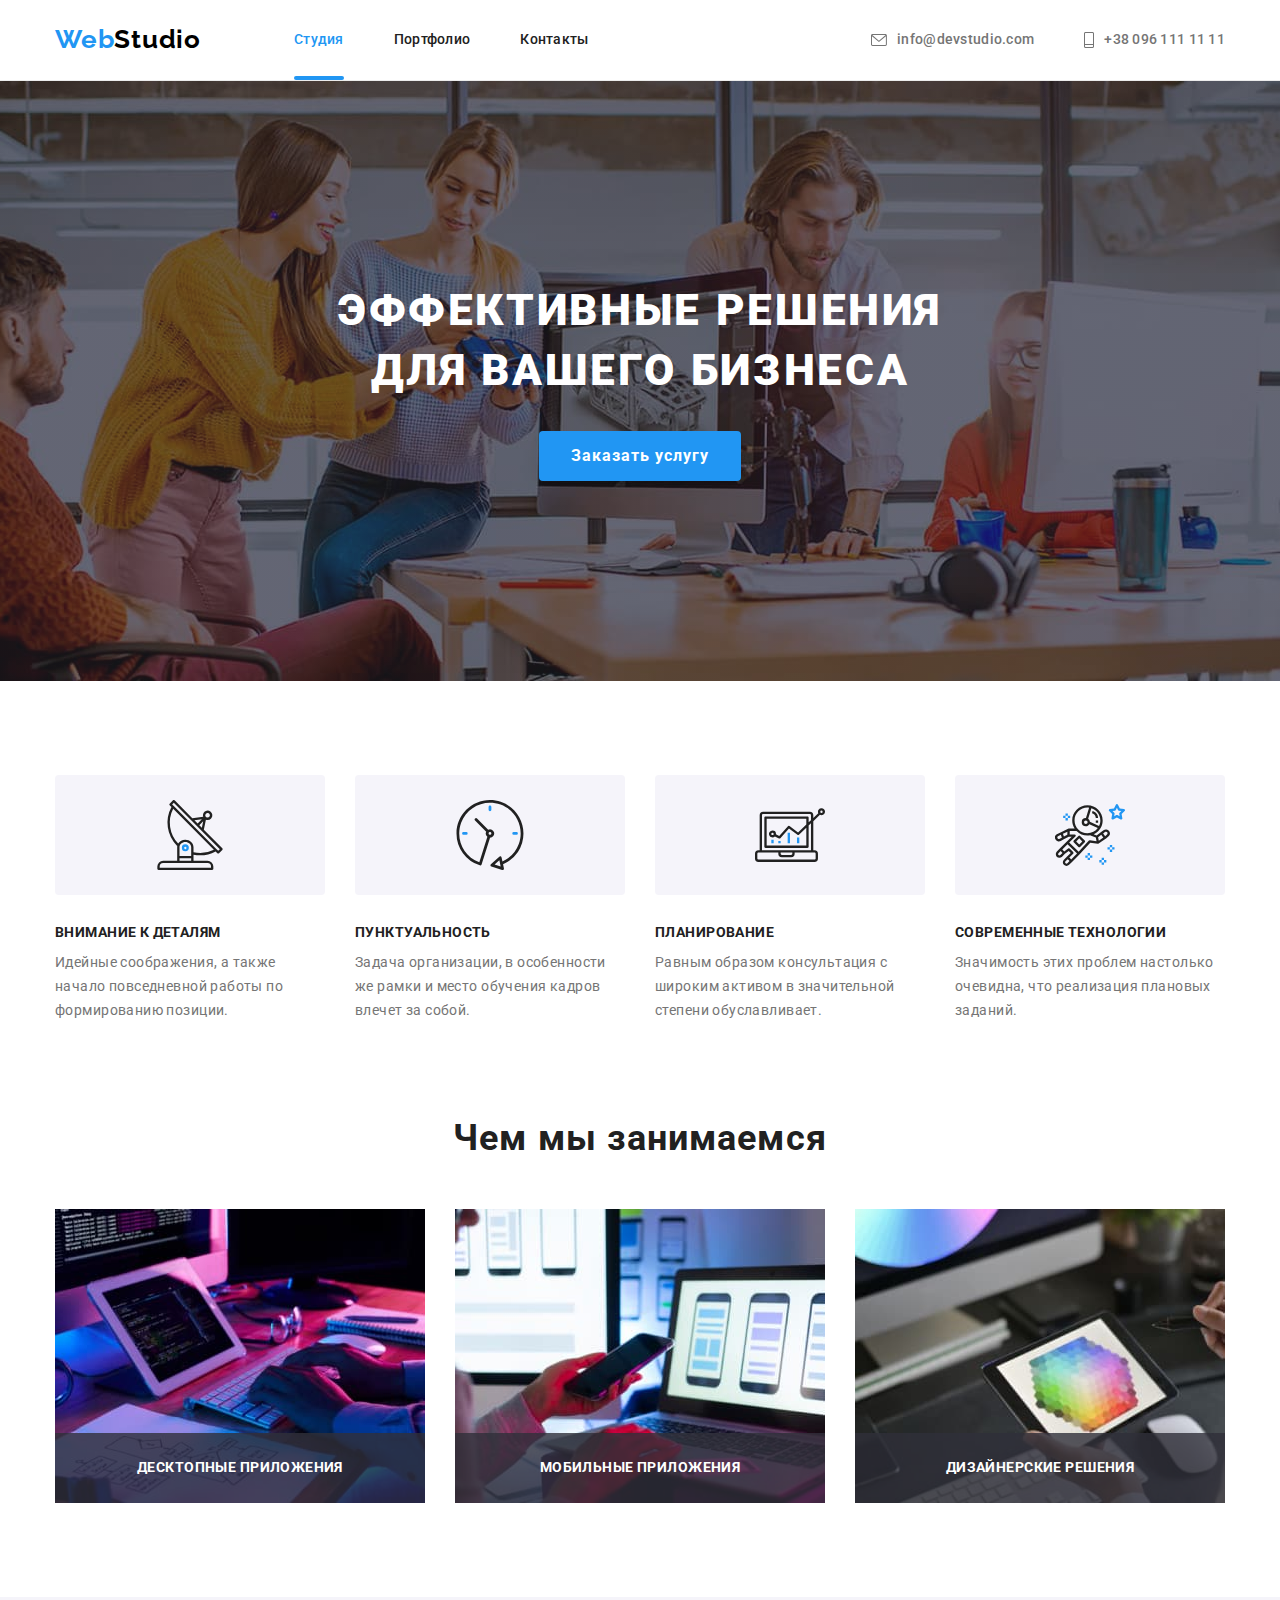
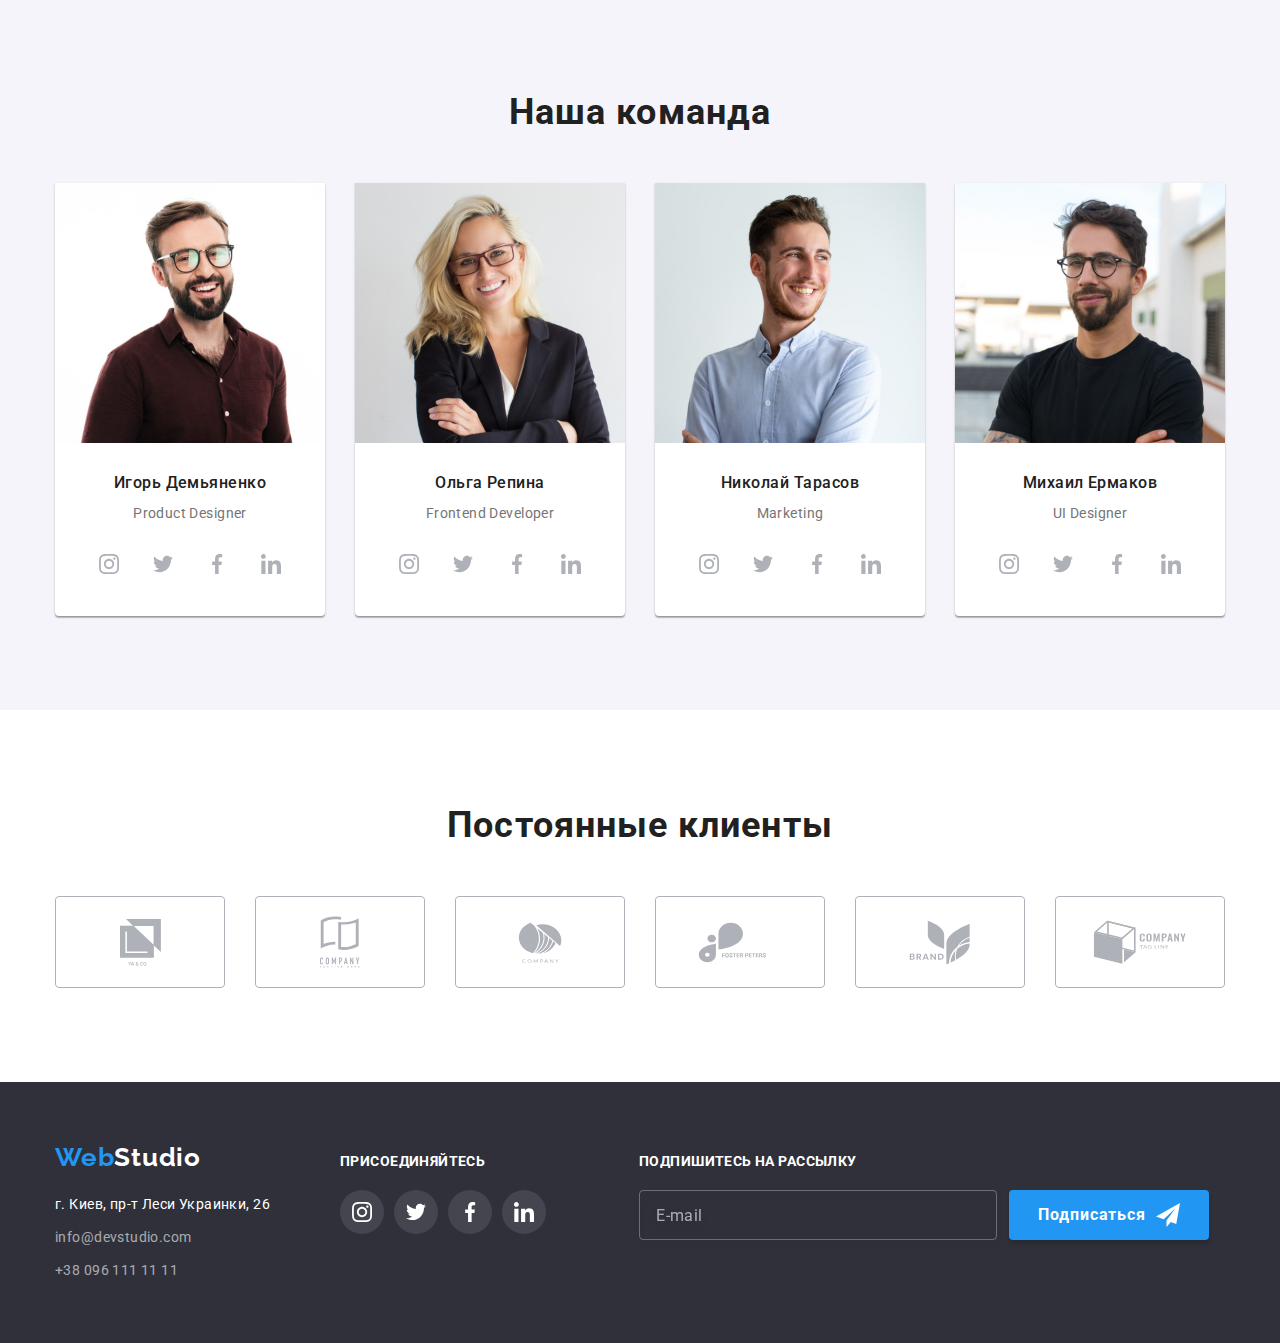
<file: index.html>
<!DOCTYPE html>
<html lang="ru">
<head>
    <meta charset="UTF-8">
    <meta http-equiv="X-UA-Compatible" content="IE=edge">
    <meta name="viewport" content="width=device-width, initial-scale=1.0">
    <title>WebStudio</title>
    <link href="https://fonts.googleapis.com/css2?family=Raleway:wght@700&family=Roboto:wght@400;500;700;900&display=swap" rel="stylesheet">
    <link rel="stylesheet" href="https://cdnjs.cloudflare.com/ajax/libs/modern-normalize/1.1.0/modern-normalize.min.css">
    <!-- <link rel="stylesheet" href="./css/style.css"> -->
    <link rel="stylesheet" href="./css/main.min.css">

</head>
<body>
   <header class="header section">
    <div class="container header-nav">
        <nav class="nav">
            <a href="./index.html" class="logo logo-link"><span class="web">Web</span>Studio</a>
        <ul class="site-nav">
            <li class="site-nav-item"><a href="./index.html" class="link current">Студия</a></li>
            <li class="site-nav-item"><a href="./portfolio.html" class="link">Портфолио</a></li>
            <li class="site-nav-item"><a href=""class="link">Контакты</a></li>
        </ul>
       </nav>
       <ul class="nav-contacts">
        <li class="nav-contacts-item">
            <a href="mailto:info@devstudio.com" class="link-contact">
                <svg class="nav-contact-icon" width="16" height="12">
                    <use href="./images/icons.svg#icon-envelope"></use>
                </svg>   
                info@devstudio.com</a>
        </li>
           <li class="nav-contacts-item"><a href="tel:+380961111111" class="link-contact">
               <svg class="nav-contact-icon" width="10" height="16">
                <use href="./images/icons.svg#icon-phone"></use>
                </svg>
                +38 096 111 11 11</a>
            </li>
       </ul>
    </div>
   </header>
   <!--Main content-->
    <main>
        <!--Section 1-->
        <section class="hero section">
            <h1 class="hero-title">Эффективные решения <br /> для вашего бизнеса</h1>
            <button type="button" class="button" data-modal-open>Заказать услугу</button>
           
        </section>
        <!--Section 2 text-->
        <section class="description">
            <div class="container">
            <ul class="decription-list">
                <li class="decription-item icon-antenna">
                    <h3 class="decription-head text-title">Внимание к деталям</h3>
                    <p class="decription-text text">Идейные соображения, а также начало повседневной работы по формированию позиции.</p>
                </li>
                <li class="decription-item icon-clock">
                    <h3 class="description-head text-title">Пунктуальность</h3>
                    <p class="description-text text">Задача организации, в особенности же рамки и место обучения кадров влечет за собой.</p>
                </li>
                <li class="decription-item icon-diagram">
                    <h3 class="description-head text-title">Планирование</h3>
                    <p class="description-text text">Равным образом консультация с широким активом в значительной степени обуславливает.</p>
                </li>
                <li class="decription-item icon-astronaut">
                    <h3 class="description-head text-title">Современные технологии</h3>
                    <p class="description-text text">Значимость этих проблем настолько очевидна, что реализация плановых заданий.</p>
                </li>
            </ul>
            </div>
        </section>

        <!--Section 3 pictures-->
        <section class="activities">
            <div class="container">
            <h2 class="section-title">Чем мы занимаемся</h2>
            <ul class="picture-list">
                <li class="picture-list__item">
                    <div class="picture-list__card"><img src="./images/box-1.jpg" alt="Десктопные приложения" width="370" height="294">
                        <p class="picture-list__comment">Десктопные приложения</p>
                    </div>
                </li>
                <li class="picture-list__item">
                    <div class="picture-list__card"><img src="./images/box-2.jpg" alt="Мобильные приложения" width="370" height="294">
                        <p class="picture-list__comment">Мобильные приложения</p>
                    </div>
                </li>
                <li class="picture-list__item">
                    <div class="picture-list__card"><img src="./images/box-3.jpg" alt="Дизайнерские решения" width="370" height="294">
                        <p class="picture-list__comment">Дизайнерские решения</p>  
                    </div>
                </li>
            </ul>
            </div> 
        </section>

        <!--Section 4 Team-->
        <section class="team section">
            <div class="container">
            <h2 class="team-title section-title">Наша команда</h2>
            <ul class="team-list">
                <li class="team-item">
                    <img src="./images/img-igor.jpg" alt="Портрет Игоря" width="270" height="260">
                        <h3 class="portrait-title">Игорь Демьяненко</h3>
                        <p class="position text" lang="en">Product Designer</p>
                        <ul class="team-soc-list">
                            <li class="team-soc-item"><a href="" class="team-soc-link">
                                <svg class="team-soc-icon" width="20" height="20">
                                <use href="./images/icons.svg#icon-instagram"></use>
                                </svg></a></li>
                            <li class="team-soc-item"><a href="" class="team-soc-link">
                                <svg class="team-soc-icon" width="20" height="20">
                                <use href="./images/icons.svg#icon-twitter"></use>
                            </svg></a></li>
                            <li class="team-soc-item"><a href="" class="team-soc-link">
                                <svg class="team-soc-icon" width="20" height="20">
                                <use href="./images/icons.svg#icon-facebook"></use>
                                </svg></a></li>
                            <li class="team-soc-item"><a href="" class="team-soc-link">
                                <svg class="team-soc-icon" width="20" height="20">
                                <use href="./images/icons.svg#icon-linkedin"></use>
                            </svg></a></li>
                        </ul>       
                </li>
                <li class="team-item">
                    <img src="./images/img-olga.jpg" alt="Портрет Ольги" width="270" height="260">
                        <h3 class="portrait-title">Ольга Репина</h3>
                        <p class="position text" lang="en">Frontend Developer</p>
                        <ul class="team-soc-list">
                            <li class="team-soc-item"><a href="" class="team-soc-link">
                                <svg class="team-soc-icon" width="20" height="20">
                                <use href="./images/icons.svg#icon-instagram"></use>
                                </svg></a></li>
                            <li class="team-soc-item"><a href="" class="team-soc-link">
                                <svg class="team-soc-icon" width="20" height="20">
                                <use href="./images/icons.svg#icon-twitter"></use>
                            </svg></a></li>
                            <li class="team-soc-item"><a href="" class="team-soc-link">
                                <svg class="team-soc-icon" width="20" height="20">
                                <use href="./images/icons.svg#icon-facebook"></use>
                                </svg></a></li>
                            <li class="team-soc-item"><a href="" class="team-soc-link">
                                <svg class="team-soc-icon" width="20" height="20">
                                <use href="./images/icons.svg#icon-linkedin"></use>
                            </svg></a></li>
                        </ul>
                </li>
                <li class="team-item">
                    <img src="./images/img-nikolay.jpg" alt="Портрет Николая" width="270" height="260">
                        <h3 class="portrait-title">Николай Тарасов</h3>
                        <p class="position text" lang="en">Marketing</p>
                        <ul class="team-soc-list">
                            <li class="team-soc-item"><a href="" class="team-soc-link">
                                <svg class="team-soc-icon" width="20" height="20">
                                <use href="./images/icons.svg#icon-instagram"></use>
                                </svg></a></li>
                            <li class="team-soc-item"><a href="" class="team-soc-link">
                                <svg class="team-soc-icon" width="20" height="20">
                                <use href="./images/icons.svg#icon-twitter"></use>
                            </svg></a></li>
                            <li class="team-soc-item"><a href="" class="team-soc-link">
                                <svg class="team-soc-icon" width="20" height="20">
                                <use href="./images/icons.svg#icon-facebook"></use>
                                </svg></a></li>
                            <li class="team-soc-item"><a href="" class="team-soc-link">
                                <svg class="team-soc-icon" width="20" height="20">
                                <use href="./images/icons.svg#icon-linkedin"></use>
                            </svg></a></li>
                        </ul>
                </li>
                <li class="team-item">
                    <img src="./images/img-mihail.jpg" alt="Портрет Михаила" width="270" height="260">
                        <h3 class="portrait-title">Михаил Ермаков</h3>
                        <p class="position text" lang="en">UI Designer</p>
                        <ul class="team-soc-list">
                            <li class="team-soc-item"><a href="" class="team-soc-link">
                                <svg class="team-soc-icon" width="20" height="20">
                                <use href="./images/icons.svg#icon-instagram"></use>
                                </svg></a></li>
                            <li class="team-soc-item"><a href="" class="team-soc-link">
                                <svg class="team-soc-icon" width="20" height="20">
                                <use href="./images/icons.svg#icon-twitter"></use>
                            </svg></a></li>
                            <li class="team-soc-item"><a href="" class="team-soc-link">
                                <svg class="team-soc-icon" width="20" height="20">
                                <use href="./images/icons.svg#icon-facebook"></use>
                                </svg></a></li>
                            <li class="team-soc-item"><a href="" class="team-soc-link">
                                <svg class="team-soc-icon" width="20" height="20">
                                <use href="./images/icons.svg#icon-linkedin"></use>
                            </svg></a></li>
                        </ul>
                </li>
            </ul>
            </div>
        </section>

        <!--Section 5 Clients-->
        <section class="clients">
            <div class="container">
                <h2 class="section__title">Постоянные клиенты</h2>
                <ul class="clients-list">
                    <li class="clients-list__item"><a href="" class="clients-list__link">
                        <svg class="clients-list__icon" width="41" height="47">
                        <use href="./images/icons.svg#icon-ya-co"></use>
                    </svg></a></li>
                    <li class="clients-list__item"><a href="" class="clients-list__link">
                        <svg class="clients-list__icon" width="40" height="52">
                        <use href="./images/icons.svg#icon-tagline"></use>
                    </svg></a></li>
                    <li class="clients-list__item"><a href="" class="clients-list__link">
                        <svg class="clients-list__icon" width="44" height="41">
                        <use href="./images/icons.svg#icon-company"></use>
                    </svg></a></li>
                    <li class="clients-list__item"><a href="" class="clients-list__link">
                        <svg class="clients-list__icon" width="85" height="41">
                        <use href="./images/icons.svg#icon-forest-peters"></use>
                    </svg></a></li>
                    <li class="clients-list__item"><a href="" class="clients-list__link">
                        <svg class="clients-list__icon" width="62" height="45">
                        <use href="./images/icons.svg#icon-brand"></use>
                    </svg></a></li>
                    <li class="clients-list__item"><a href="" class="clients-list__link">
                        <svg class="clients-list__icon" width="94" height="44">
                        <use href="./images/icons.svg#icon-company-last"></use>
                    </svg></a></li>
                </ul>
            </div>

        </section>


    </main>
    <footer class="footer section">
        <div class="container">
        <div class="footer-information">
        <div class="footer-contacts">
        <a href="./index.html" class="logo-footer logo-link"><span class="web-footer">Web</span>Studio</a>
        <address class="address">
            <ul class="address-list">
                <li class="addres-list-item"><a href="" class="adress-link-location">г. Киев, пр-т Леси Украинки, 26</a></li>
                <li class="addres-list-item"><a href="mailto:info@devstudio.com" class="adress-link">info@devstudio.com</a></li>
                <li class="addres-list-item"><a href="tel:+380961111111" class="adress-link">+38 096 111 11 11</a></li>
            </ul>
        </address>
        </div>
            <div class="socials">
            <h4 class="footer-soc-title">Присоединяйтесь</h4>
            <ul class="footer-soc-list">
                <li class="footer-soc-item"><a href="" class="footer-soc-link">
                    <svg class="footer-soc-icon" width="20" height="20">
                    <use href="./images/icons.svg#icon-instagram-white"></use>
                    </svg></a></li>
                <li class="footer-soc-item"><a href="" class="footer-soc-link">
                    <svg class="footer-soc-icon" width="20" height="20">
                    <use href="./images/icons.svg#icon-twitter-white"></use>
                </svg></a></li>
                <li class="footer-soc-item"><a href="" class="footer-soc-link">
                    <svg class="footer-soc-icon" width="20" height="20">
                    <use href="./images/icons.svg#icon-facebook"></use>
                    </svg></a></li>
                <li class="footer-soc-item"><a href="" class="footer-soc-link">
                    <svg class="footer-soc-icon" width="20" height="20">
                    <use href="./images/icons.svg#icon-linkedin-white"></use>
                </svg></a></li>
            </ul>
            </div>
            <form class="footer-form">
                <p class="footer-form-title">Подпишитесь на рассылку</p>
                <div class="footer-input-area">
                <div class="footer-form-field">
                    <label for="mail" class="footer-form-label"></label>
                    <input type="email" class="footer-form-input" name="mail" id="mail" 
                    placeholder="E-mail">
                </div>
                <button type="submit" class="footer-submit-btn">Подписаться
                    
                    <svg class="footer-sign-icon" width="24" height="24">
                        <use href="./images/icons.svg#icon-icon-send"></use>
                        </svg>
                </button>
                </div>

            </form>
        </div>
        </div>
    </footer>
    
    <div class="backdrop is-hidden" data-modal>
        <div class="modal">
            
            <button type="button" class="modal-close-btn" data-modal-close>
                <svg class="modal-close-icon" width="18" height="18">
                <use href="./images/icons.svg#icon-close-black"></use>
                </svg>
            </button>

            <form>
                <p class="modal-titel">Оставьте свои данные, мы вам перезвоним</p>

                <div class="form-field">
                    <label for="name" class="form-label">Имя</label>
                        <div class="input-wrap">
                            <input type="text" class="form-input" name="name" id="name" 
                            placeholder=" " required  autofocus>
                        <svg class="modal-input-icon" width="18" height="18">
                            <use href="./images/icons.svg#icon-person-black"></use>
                        </svg>  
                        </div>
                </div>

                <div class="form-field">
                    <label for="tel" class="form-label">Телефон</label>
                        <div class="input-wrap">
                            <input type="tel" class="form-input" name="tel" id="tel" 
                            placeholder=" " required>
                        <svg class="modal-input-icon" width="18" height="18">
                            <use href="./images/icons.svg#icon-phone-black"></use>
                        </svg>
                        </div>
                </div>

                <div class="form-field">
                    <label for="email" class="form-label">Почта</label>
                        <div class="input-wrap">
                            <input type="email" class="form-input" name="mail" id="email" 
                            placeholder=" " required>
                        <svg class="modal-input-icon" width="18" height="18">
                            <use href="./images/icons.svg#icon-email-black"></use>
                        </svg>
                        </div>
                </div>

                <div class="form-field comment">
                    <label for="comment" class="form-label">Комментарий</label>
                    <textarea name="comment" id="comment" class="form-input text-area"
                    placeholder="Введите текст..."
                    ></textarea>
                                                     
                </div>

                <div class="form-field modal-checkbox">
                    
                    <input type="checkbox" class="checkbox-input visually-hidden" name="privacy" id="privacy">
                    <label for="privacy" class="form-privacy">
                        <span class="modal-check-icon">
                            <svg class="check-icon" width="16" height="15">
                                <use href="./images/icons.svg#icon-icon-check"></use>
                            </svg>
                        </span>
                        Соглашаюсь с рассылкой и принимаю&nbsp 
                        <a href="" class="modal-link link-color">Условия договора</a> 
                        
                    </label>
                    
                </div>

                <button type="submit" class="modal-submit-btn">Отправить</button>
            </form>
                     
        </div>
    </div>
    
    <script src="./js/modal.js"></script>
</body>
</html>
</file>
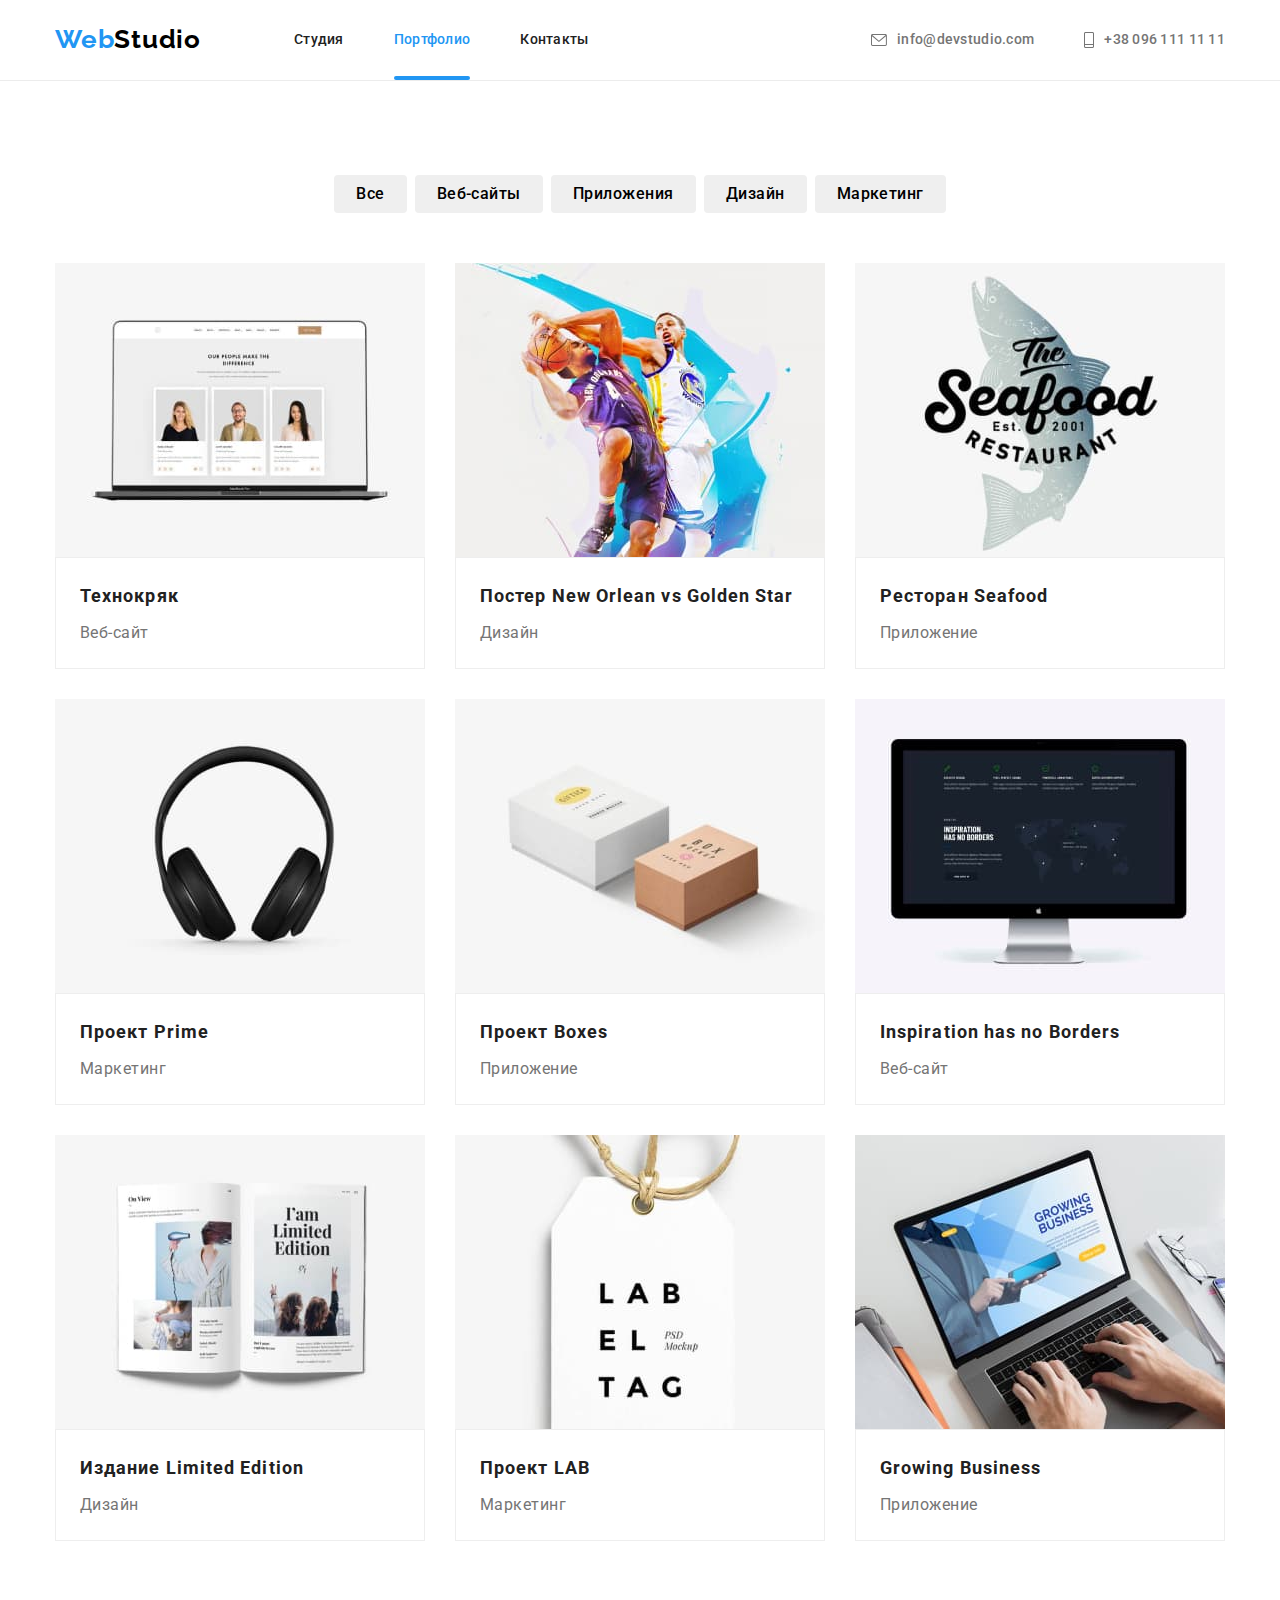
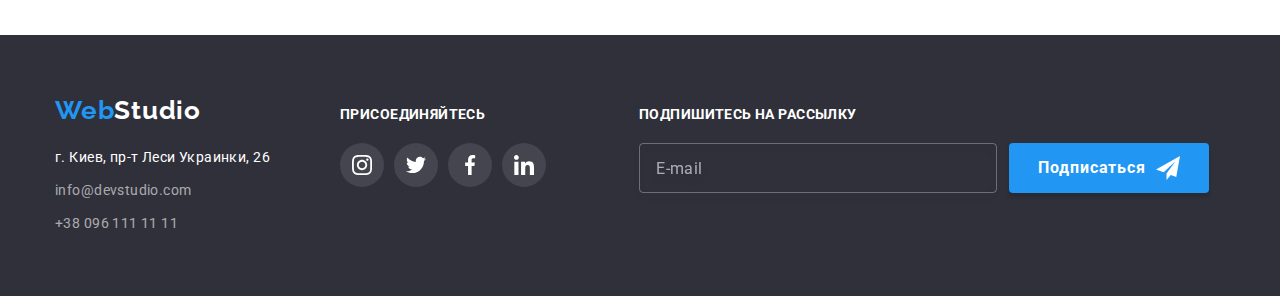
<file: portfolio.html>
<!DOCTYPE html>
<html lang="ru">
<head>
    <meta charset="UTF-8">
    <meta http-equiv="X-UA-Compatible" content="IE=edge">
    <meta name="viewport" content="width=device-width, initial-scale=1.0">
    <title>WebStudio</title>
    <link href="https://fonts.googleapis.com/css2?family=Raleway:wght@700&family=Roboto:wght@400;500;700;900&display=swap" rel="stylesheet">
    <link rel="stylesheet" href="https://cdnjs.cloudflare.com/ajax/libs/modern-normalize/1.1.0/modern-normalize.min.css">
    <!-- <link rel="stylesheet" href="./css/style.css"> -->
    <link rel="stylesheet" href="./css/main.min.css">
</head>
<body>
    <header class="header section">
        <div class="container header-nav">
            <nav class="nav">
                <a href="./index.html" class="logo logo-link"><span class="web">Web</span>Studio</a>
            <ul class="site-nav">
                <li class="site-nav-item"><a href="./index.html" class="link">Студия</a></li>
                <li class="site-nav-item"><a href="./portfolio.html" class="link current">Портфолио</a></li>
                <li class="site-nav-item"><a href=""class="link">Контакты</a></li>
            </ul>
           </nav>
           <ul class="nav-contacts">
            <li class="nav-contacts-item">
                <a href="mailto:info@devstudio.com" class="link-contact">
                    <svg class="nav-contact-icon" width="16" height="12">
                        <use href="./images/icons.svg#icon-envelope"></use>
                    </svg>   
                    info@devstudio.com</a>
            </li>
               <li class="nav-contacts-item"><a href="tel:+380961111111" class="link-contact">
                   <svg class="nav-contact-icon" width="10" height="16">
                    <use href="./images/icons.svg#icon-phone"></use>
                    </svg>
                    +38 096 111 11 11</a>
                </li>
           </ul>
        </div>
       </header>
   <!--Main content-->
    <main>
        <!--Section Portfolio-->
        <section class="portfolio">
            <div class="container">
            <h1 class="visually-hidden">Портфолио</h1>
            <ul class="button-list">
                <li class="button-list-item"><button type="button" class="button-portfolio">Все</button></li>
                <li class="button-list-item"><button type="button" class="button-portfolio">Веб-сайты</button></li>
                <li class="button-list-item"><button type="button" class="button-portfolio">Приложения</button></li>
                <li class="button-list-item"><button type="button" class="button-portfolio">Дизайн</button></li>
                <li class="button-list-item"><button type="button" class="button-portfolio">Маркетинг</button></li>
            </ul>

            <div class="flex-container">
            <ul class="portfolio-list">
                <li class="portfolio-item"> 
                    <a href="" class="portfolio-link">
                        <div class="portfolio-card">
                            <img src="./images/technocrack.jpg" alt="Ноутбук" width="370" height="294">
                            <p class="portfolio-description">Ресурс предлагает 
                        комплексные предложения с разным уровнем функционала и сервисов. 
                        Все это позволит посетителю получить исчерпывающие сведения
                         о компании или частном лице.</p>
                    </div>  
                        <div class="picture-card">
                            <h2 class="portfolio-title">Технокряк</h2>
                            <p class="portfolio-filter">Веб-сайт</p>
                        </div>
                     </a>       
                </li>
                <li class="portfolio-item">
                    <a href="" class="portfolio-link">
                        <div class="portfolio-card">
                            <img src="./images/new-orlean.jpg" alt="Баскетболисты" width="370" height="294">
                            <p class="portfolio-description">Ресурс предлагает 
                            комплексные предложения с разным уровнем функционала и сервисов. 
                            Все это позволит посетителю получить исчерпывающие сведения
                             о компании или частном лице.</p>
                    </div>
                            <div class="picture-card">
                                <h2 class="portfolio-title">Постер New Orlean vs Golden Star</h2>
                                <p class="portfolio-filter">Дизайн</p>
                            </div>
                    </a>       
                </li>
                <li class="portfolio-item">
                    <a href="" class="portfolio-link">
                        <div class="portfolio-card">
                            <img src="./images/seafood.jpg" alt="Лого ресторана" width="370" height="294">
                            <p class="portfolio-description">Ресурс предлагает 
                            комплексные предложения с разным уровнем функционала и сервисов. 
                            Все это позволит посетителю получить исчерпывающие сведения
                             о компании или частном лице.</p>
                        </div>
                            <div class="picture-card">
                                <h2 class="portfolio-title">Ресторан Seafood</h2>
                                <p class="portfolio-filter">Приложение</p>
                            </div>
                    </a>
                </li>
                <li class="portfolio-item">
                    <a href="" class="portfolio-link">
                        <div class="portfolio-card">
                            <img src="./images/prime.jpg" alt="Наушники" width="370" height="294">
                            <p class="portfolio-description">Ресурс предлагает 
                            комплексные предложения с разным уровнем функционала и сервисов. 
                            Все это позволит посетителю получить исчерпывающие сведения
                             о компании или частном лице.</p>
                        </div>
                            <div class="picture-card">
                                <h2 class="portfolio-title">Проект Prime</h2>
                                <p class="portfolio-filter">Маркетинг</p>
                            </div>
                    </a>
                </li>
                <li class="portfolio-item">
                    <a href="" class="portfolio-link">
                        <div class="portfolio-card">
                            <img src="./images/boxes.jpg" alt="Коробки" width="370" height="294">
                            <p class="portfolio-description">Ресурс предлагает 
                            комплексные предложения с разным уровнем функционала и сервисов. 
                            Все это позволит посетителю получить исчерпывающие сведения
                             о компании или частном лице.</p>
                        </div>
                            <div class="picture-card">
                                <h2 class="portfolio-title">Проект Boxes</h2>
                                <p class="portfolio-filter">Приложение</p>
                            </div>
                    </a>  
                </li>
                <li class="portfolio-item">
                    <a href="" class="portfolio-link">
                        <div class="portfolio-card">
                            <img src="./images/inspiration.jpg" alt="Монитор" width="370" height="294">
                            <p class="portfolio-description">Ресурс предлагает 
                                комплексные предложения с разным уровнем функционала и сервисов. 
                                Все это позволит посетителю получить исчерпывающие сведения
                                 о компании или частном лице.</p>
                        </div>
                            <div class="picture-card">
                                <h2 class="portfolio-title">Inspiration has no Borders</h2>
                                <p class="portfolio-filter">Веб-сайт</p>
                            </div>
                    </a>    
                </li>
                <li class="portfolio-item">
                    <a href="" class="portfolio-link">
                        <div class="portfolio-card">
                            <img src="./images/limited-edition.jpg" alt="Книга" width="370" height="294">
                            <p class="portfolio-description">Ресурс предлагает 
                                комплексные предложения с разным уровнем функционала и сервисов. 
                                Все это позволит посетителю получить исчерпывающие сведения
                                 о компании или частном лице.</p>
                        </div>
                            <div class="picture-card">
                                <h2 class="portfolio-title">Издание Limited Edition</h2>
                                <p class="portfolio-filter">Дизайн</p>
                            </div>
                    </a>   
                </li>
                <li class="portfolio-item">
                    <a href="" class="portfolio-link">
                        <div class="portfolio-card">
                            <img src="./images/lab.jpg" alt="Ярлык" width="370" height="294">
                            <p class="portfolio-description">Ресурс предлагает 
                                комплексные предложения с разным уровнем функционала и сервисов. 
                                Все это позволит посетителю получить исчерпывающие сведения
                                 о компании или частном лице.</p>
                        </div>
                            <div class="picture-card">
                                <h2 class="portfolio-title">Проект LAB</h2>
                                <p class="portfolio-filter">Маркетинг</p>
                            </div>  
                    </a>   
                </li>
                <li class="portfolio-item">
                    <a href="" class="portfolio-link">
                        <div class="portfolio-card">
                            <img src="./images/growing-business.jpg" alt="Ноутбук за работой" width="370" height="294">
                            <p class="portfolio-description">Ресурс предлагает 
                                комплексные предложения с разным уровнем функционала и сервисов. 
                                Все это позволит посетителю получить исчерпывающие сведения
                                 о компании или частном лице.</p>
                        </div>
                            <div class="picture-card">
                                <h2 class="portfolio-title" lang="en">Growing Business</h2>
                                <p class="portfolio-filter">Приложение</p>
                            </div>
                    </a>   
                </li>
            </ul>
        </div>
        </div>
        </section>

    </main>
    <footer class="footer section">
        <div class="container">
        <div class="footer-information">
        <div class="footer-contacts">
        <a href="./index.html" class="logo-footer logo-link"><span class="web-footer">Web</span>Studio</a>
        <address class="address">
            <ul class="address-list">
                <li class="addres-list-item"><a href="" class="adress-link-location">г. Киев, пр-т Леси Украинки, 26</a></li>
                <li class="addres-list-item"><a href="mailto:info@devstudio.com" class="adress-link">info@devstudio.com</a></li>
                <li class="addres-list-item"><a href="tel:+380961111111" class="adress-link">+38 096 111 11 11</a></li>
            </ul>
        </address>
        </div>
            <div class="socials">
            <h4 class="footer-soc-title">Присоединяйтесь</h4>
            <ul class="footer-soc-list">
                <li class="footer-soc-item"><a href="" class="footer-soc-link">
                    <svg class="footer-soc-icon" width="20" height="20">
                    <use href="./images/icons.svg#icon-instagram-white"></use>
                    </svg></a></li>
                <li class="footer-soc-item"><a href="" class="footer-soc-link">
                    <svg class="footer-soc-icon" width="20" height="20">
                    <use href="./images/icons.svg#icon-twitter-white"></use>
                </svg></a></li>
                <li class="footer-soc-item"><a href="" class="footer-soc-link">
                    <svg class="footer-soc-icon" width="20" height="20">
                    <use href="./images/icons.svg#icon-facebook"></use>
                    </svg></a></li>
                <li class="footer-soc-item"><a href="" class="footer-soc-link">
                    <svg class="footer-soc-icon" width="20" height="20">
                    <use href="./images/icons.svg#icon-linkedin-white"></use>
                </svg></a></li>
            </ul>
            </div>
            <form class="footer-form">
                <p class="footer-form-title">Подпишитесь на рассылку</p>
                <div class="footer-input-area">
                <div class="footer-form-field">
                    <label for="mail" class="footer-form-label"></label>
                    <input type="email" class="footer-form-input" name="mail" id="mail" 
                    placeholder="E-mail">
                </div>
                <button type="submit" class="footer-submit-btn">Подписаться
                    
                    <svg class="footer-sign-icon" width="24" height="24">
                        <use href="./images/icons.svg#icon-icon-send"></use>
                        </svg>
                </button>
                </div>

            </form>
        </div>
        </div>
    </footer>
</body>
</html>
</file>
<file: css/style.css>
/*-------------header-----------------*/
 /*logo and nav*/

/*Section Hero*/

/* Section Description*/

    /* Section Activities*/
 
/* Section Team*/

/* Section Clients*/

/*footer*/


        
        /* .footer-soc-link:hover .footer-soc-icon,
        .footer-soc-link:focus .footer-soc-icon {fill: var(--white-text-color);} */
    


    /*---------------------Portfolio-page-------------------*/
    

/* --------Модальное окно------------- */
</file>
<file: css/main.min.css>
:root{--primary-text-color: #757575;--title-text-color: #212121;--accent-color: #2196F3;--white-text-color: #FFFFFF;--background-color-blue: #2196F3;--background-color-white: #FFFFFF;--background-color-button: #F5F4FA;--logo-text-color: #000000;--background-color-footer: #2F303A;--button-hover-blue: #188CE8;--transparent-link: rgba(255, 255, 255, 0.6);--border-header-color: #ECECEC;--border-picture-color: #EEEEEE;--icon-color-gray: #AFB1B8}html{box-sizing:border-box}*,*::before,*::after{box-sizing:inherit}p,h1,h2,h3,h4,h5,h6,ul{margin:0px;padding-left:0px}ul{list-style:none}img{display:block;max-width:100%;height:auto}.logo-link{text-decoration:none}body{font-family:"Roboto",sans-serif;color:var(--title-text-color)}.is-hidden{opacity:0;visibility:hidden;pointer-events:none}.visually-hidden{position:absolute;width:1px;height:1px;margin:-1px;border:0;padding:0;white-space:nowrap;clip-path:inset(100%);clip:rect(0 0 0 0);overflow:hidden}@keyframes linescale{0%{transform:scaleX(0%)}100%{transform:scaleX(100%)}}.container{width:1200px;padding-left:15px;padding-right:15px;margin:0 auto}.logo{font-family:"Raleway";font-style:normal;font-weight:700;font-size:26px;line-height:1.2;letter-spacing:.03em;color:var(--logo-text-color);margin-right:93px;padding-top:24px;padding-bottom:24px}.logo .web{color:var(--accent-color)}.button{font-family:inherit;font-weight:700;font-size:16px;line-height:1.88;display:inline-block;align-items:center;letter-spacing:.06em;color:var(--white-text-color);background-color:var(--background-color-blue);box-shadow:0px 4px 4px rgba(0,0,0,.15);border:rgba(0,0,0,0);border-radius:4px;min-width:200px;padding:10px 32px;cursor:pointer;transition:background-color 250ms cubic-bezier(0.4, 0, 0.2, 1)}.button:hover,.button:focus{color:var(--white-text-color);background-color:var(--button-hover-blue)}.button-portfolio{font-family:inherit;font-style:normal;font-weight:500;font-size:16px;line-height:1.62;text-align:center;letter-spacing:.03em;background-color:var(background-color-button);border-radius:4px;border:rgba(0,0,0,0);display:block;padding:6px 22px;transition:box-shadow 250ms cubic-bezier(0.4, 0, 0.2, 1),background-color 250ms cubic-bezier(0.4, 0, 0.2, 1),color 250ms cubic-bezier(0.4, 0, 0.2, 1)}.button-portfolio:hover,.button-portfolio:focus{color:var(--white-text-color);background-color:var(--background-color-blue);box-shadow:0px 3px 1px rgba(0,0,0,.1),0px 1px 2px rgba(0,0,0,.08),0px 2px 2px rgba(0,0,0,.12)}.section-title{font-weight:700;font-size:36px;line-height:1.17;text-align:center;letter-spacing:.03em;margin-bottom:50px}.logo-footer{font-family:"Raleway";font-style:normal;font-weight:700;font-size:26px;line-height:1.2;letter-spacing:.03em;color:var(--white-text-color)}.logo-footer .web-footer{color:var(--accent-color)}.backdrop{position:fixed;top:0;left:0;width:100%;height:100%;background:rgba(0,0,0,.2);opacity:1;transition:opacity 250ms cubic-bezier(0.4, 0, 0.2, 1),visibility 250ms cubic-bezier(0.4, 0, 0.2, 1)}.modal{position:absolute;top:50%;left:50%;transform:translate(-50%, -50%);height:591px;width:528px;background-color:var(--background-color-white);padding:40px;box-shadow:0px 1px 3px rgba(0,0,0,.12),0px 1px 1px rgba(0,0,0,.14),0px 2px 1px rgba(0,0,0,.2);border-radius:4px;transition:transform 250ms cubic-bezier(0.4, 0, 0.2, 1)}.backdrop.is-hidden .modal{transform:translate(-50%, -50%) scale(0)}.modal-close-btn{position:absolute;top:0;right:0;display:flex;justify-content:center;align-items:center;width:30px;height:30px;margin-top:8px;margin-right:8px;border-radius:50%;background:var(--background-color-white);border:1px solid rgba(0,0,0,.1);cursor:pointer;transition:fill 250ms cubic-bezier(0.4, 0, 0.2, 1)}.modal-close-btn:hover,.modal-close-btn:focus{fill:var(--accent-color)}.modal-titel{font-weight:700;font-size:20px;line-height:23px;text-align:center;letter-spacing:.03em;color:var(--title-text-color);margin-bottom:12px}.form-field{margin-bottom:10px}.form-label{display:block;position:relative;font-size:12px;line-height:1.16;letter-spacing:.01em;color:var(--primary-text-color);margin-bottom:4px;cursor:pointer}.input-wrap{position:relative}.form-input{font:inherit;height:40px;width:100%;padding:10px 20px 10px 40px;border:1px solid rgba(33,33,33,.2);border-radius:4px;cursor:pointer;transition:border-color 250ms cubic-bezier(0.4, 0, 0.2, 1),outline 250ms cubic-bezier(0.4, 0, 0.2, 1)}.form-input:focus{border-color:var(--accent-color);outline:var(--accent-color)}.modal-input-icon{position:absolute;top:50%;left:12px;transform:translateY(-50%);transition:fill 250ms cubic-bezier(0.4, 0, 0.2, 1)}.form-input:focus+.modal-input-icon{fill:var(--accent-color)}.form-field.comment{margin-bottom:20px}.form-field input::placeholder{font-size:14px;line-height:1.14;letter-spacing:.01em;color:rgba(117,117,117,.5)}.form-field textarea::placeholder{font-size:12px;line-height:1.14;letter-spacing:.01em;color:rgba(117,117,117,.5);transition:font-size 250ms cubic-bezier(0.4, 0, 0.2, 1)}.form-field textarea:focus::placeholder{font-size:14px}.text-area{height:120px;padding:12px 16px;resize:none}.form-privacy{font-size:14px;line-height:1.71;letter-spacing:.03em;color:var(--primary-text-color);display:flex;align-items:center}.modal-check-icon{width:16px;height:15px;margin-right:7px;margin-left:12px;display:flex;align-items:center;justify-content:center;border:1px solid var(--title-text-color);border-radius:2px;transition:background-color 250ms cubic-bezier(0.4, 0, 0.2, 1),border 250ms cubic-bezier(0.4, 0, 0.2, 1)}.modal-check-icon .check-icon{fill:rgba(0,0,0,0)}.checkbox-input:checked+.form-privacy span{background-color:var(--accent-color);border:none}.link-color{color:var(--accent-color)}.modal-checkbox{margin-bottom:30px}.modal-submit-btn{font-weight:700;font-size:16px;line-height:1.88;width:200px;height:50px;display:flex;align-items:center;justify-content:center;margin:0 auto;margin-bottom:40px;letter-spacing:.06em;color:var(--white-text-color);background-color:var(--accent-color);box-shadow:0px 4px 4px rgba(0,0,0,.15);border-color:rgba(0,0,0,0);border-radius:4px;cursor:pointer;transition:background-color 250ms cubic-bezier(0.4, 0, 0.2, 1)}.modal-submit-btn:hover,.modal-submit-btn:focus{background-color:var(--button-hover-blue)}.header{display:flex;align-items:center;border-bottom:1px solid var(--border-header-color)}.header-nav{display:flex;align-items:center}.header-nav .nav{display:flex;align-items:center}.site-nav{display:flex}.site-nav-item:not(:last-child){margin-right:50px}.site-nav .link{position:relative;font-weight:500;font-size:14px;line-height:1.14;letter-spacing:.02em;color:var(--title-text-color);text-decoration:none;display:block;padding-top:32px;padding-bottom:32px;transition:color 250ms cubic-bezier(0.4, 0, 0.2, 1)}.site-nav .link:hover::after{opacity:1;animation-name:linescale;animation-duration:250ms}.site-nav .link:hover,.site-nav .link:focus{color:var(--accent-color)}.link.current::after{content:"";position:absolute;bottom:0;left:0;display:block;width:100%;height:4px;border-radius:2px;background-color:var(--accent-color);opacity:1;transition:opacity 250ms cubic-bezier(0.4, 0, 0.2, 1)}.site-nav .link.current{color:var(--accent-color)}.link-contact{font-style:normal;font-weight:500;font-size:14px;line-height:1.14;letter-spacing:.02em;color:var(--primary-text-color);text-decoration:none;padding-top:32px;padding-bottom:32px;transition:color 250ms cubic-bezier(0.4, 0, 0.2, 1)}.link-contact:hover,.link-contact:focus{color:var(--accent-color)}.nav-contacts{display:flex;margin-left:auto}.nav-contacts .nav-contacts-item:not(:last-child){margin-right:50px}.nav-contacts-item .link-contact{display:flex;align-items:center}.nav-contacts-item .link-contact .nav-contact-icon{margin-right:10px;fill:currentColor}.hero{background-color:var(--background-color-footer);text-align:center;padding-top:200px;padding-bottom:200px;background-image:linear-gradient(rgba(47, 48, 58, 0.4), rgba(47, 48, 58, 0.4)),url(../images/background-hero.jpg);max-width:1600px;height:600px;background-repeat:no-repeat;background-position:center;background-size:cover;margin-left:auto;margin-right:auto}.hero-title{font-weight:900;font-size:44px;line-height:1.36;text-align:center;letter-spacing:.06em;text-transform:uppercase;color:var(--white-text-color);margin-bottom:30px}.description{padding-top:94px}.decription-list{display:flex}.decription-item{width:270px;margin-right:30px}.decription-item:nth-child(4n){margin-right:0}.decription-item::before{display:block;content:"";height:120px;background-size:auto;background-repeat:no-repeat;background-position:center;background-color:var(--background-color-button);border-radius:4px;margin-bottom:30px}.text-title{font-weight:700;font-size:14px;line-height:1.14;letter-spacing:.03em;text-transform:uppercase;margin-bottom:10px}.text{font-size:14px;line-height:1.71;letter-spacing:.03em;color:var(--primary-text-color)}.icon-antenna::before{background-image:url(../images/antenna.svg)}.icon-clock::before{background-image:url(../images/clock.svg)}.icon-diagram::before{background-image:url(../images/diagram.svg)}.icon-astronaut::before{background-image:url(../images/astronaut.svg)}.activities{padding-top:94px;padding-bottom:94px}.picture-list{display:flex}.picture-list__item{margin-right:30px}.picture-list__item:last-child{margin-right:0px}.picture-list__card{position:relative;display:flex;justify-content:center;align-items:flex-end}.picture-list__card .picture-list__comment{position:absolute;display:flex;width:100%;height:70px;align-items:center;justify-content:center;background:rgba(47,48,58,.8);font-weight:700;font-size:14px;line-height:1.14;text-align:center;letter-spacing:.03em;text-transform:uppercase;color:var(--white-text-color)}.team{background-color:var(--background-color-button);padding-top:94px;padding-bottom:94px}.team-list{display:flex}.team-item{width:270px;margin-right:30px;padding-bottom:30px;background-color:var(--background-color-white);box-shadow:0px 1px 3px rgba(0,0,0,.12),0px 1px 1px rgba(0,0,0,.14),0px 2px 1px rgba(0,0,0,.2);border-radius:0px 0px 4px 4px}.team-item:nth-child(4n){margin-right:0}.portrait-title{font-weight:500;font-size:16px;line-height:1.19;text-align:center;letter-spacing:.03em;margin-top:30px}.position{margin-top:10px;text-align:center}.team-soc-list{display:flex;justify-content:center;margin-top:16px}.team-soc-list .team-soc-item{width:44px;height:44px;margin-right:10px}.team-soc-list .team-soc-item:last-child{margin-right:0}.team-soc-link{display:flex;align-items:center;justify-content:center;width:100%;height:100%;border-radius:50%;background-color:var(--background-color-white);transition:background-color 250ms cubic-bezier(0.4, 0, 0.2, 1)}.team-soc-link:hover,.team-soc-link:focus{background-color:var(--accent-color)}.team-soc-icon{fill:var(--icon-color-gray);transition:fill 250ms cubic-bezier(0.4, 0, 0.2, 1)}.team-soc-link:hover .team-soc-icon,.team-soc-link:focus .team-soc-icon{fill:var(--white-text-color)}.clients{padding-top:94px;padding-bottom:94px}.clients .section__title{font-weight:700;font-size:36px;line-height:1.17;text-align:center;letter-spacing:.03em;margin-bottom:50px}.clients-list{display:flex;justify-content:center}.clients-list .clients-list__item{width:170px;height:92px}.clients-list .clients-list__item:not(:last-child){margin-right:30px}.clients-list__link{display:flex;align-items:center;justify-content:center;width:100%;height:100%;border:1px solid var(--icon-color-gray);border-radius:4px;transition:border 250ms cubic-bezier(0.4, 0, 0.2, 1)}.clients-list__link:hover,.clients-list__link:focus{border-color:var(--accent-color)}.clients-list__icon{fill:var(--icon-color-gray);transition:fill 250ms cubic-bezier(0.4, 0, 0.2, 1)}.clients-list__link:hover .clients-list__icon,.clients-list__link:focus .clients-list__icon{fill:var(--accent-color)}.footer{background-color:var(--background-color-footer);padding-top:60px;padding-bottom:60px}.address{margin-top:20px}.adress-link-location{font-style:normal;font-size:14px;line-height:1.7;letter-spacing:.03em;color:var(--white-text-color);text-decoration:none}.adress-link{font-style:normal;font-size:14px;line-height:1.7;letter-spacing:.03em;color:var(--transparent-link);text-decoration:none}.address-list a{transition:color 250ms cubic-bezier(0.4, 0, 0.2, 1)}.address-list a:hover,.address-list a:focus{color:var(--accent-color)}.addres-list-item:not(:last-child){margin-bottom:9px}.footer-information{display:flex}.footer-contacts{margin-right:70px}.socials{padding-top:12px}.footer-soc-title{font-weight:700;font-size:14px;line-height:1.14;letter-spacing:.03em;text-transform:uppercase;color:var(--white-text-color)}.footer-soc-list{display:flex;justify-content:center;margin-top:20px}.footer-soc-item{width:44px;height:44px;margin-right:10px}.footer-soc-item:last-child{margin-right:0}.footer-soc-item .footer-soc-link{display:flex;align-items:center;justify-content:center;width:100%;height:100%;border-radius:50%;background-color:rgba(255,255,255,.1);transition:background-color 250ms cubic-bezier(0.4, 0, 0.2, 1)}.footer-soc-item .footer-soc-link:hover,.footer-soc-item .footer-soc-link:focus{background-color:var(--accent-color)}.footer-soc-item .footer-soc-link .footer-soc-icon{fill:var(--white-text-color)}.footer-form{width:570px;align-items:center;margin-top:12px;margin-left:93px}.footer-form-title{font-weight:700;font-size:14px;line-height:1.14;letter-spacing:.03em;text-transform:uppercase;color:var(--white-text-color);margin-bottom:20px}.footer-form-field{width:358px;height:50px;margin-right:12px}.footer-input-area{display:flex}.footer-form-input{width:100%;height:100%;padding:15px 16px;background-color:rgba(0,0,0,0);color:var(--white-text-color);border:1px solid rgba(255,255,255,.3);filter:drop-shadow(0px 4px 4px rgba(0, 0, 0, 0.15));border-radius:4px}.footer-form-input::placeholder{font-weight:400;font-size:16px;line-height:1.25;display:block;align-items:center;letter-spacing:.03em;color:rgba(255,255,255,.6)}.footer-submit-btn{width:200px;height:50px;font-weight:700;font-size:16px;line-height:1.88;display:flex;align-items:center;justify-content:center;letter-spacing:.06em;color:var(--white-text-color);background-color:var(--accent-color);box-shadow:0px 4px 4px rgba(0,0,0,.15);border-radius:4px;border-color:rgba(0,0,0,0);transition:background-color 250ms cubic-bezier(0.4, 0, 0.2, 1)}.footer-submit-btn:hover{background-color:var(--button-hover-blue);cursor:pointer}.footer-submit-btn .footer-sign-icon{margin-left:10px}.portfolio{padding-top:94px;padding-bottom:94px}.button-list{display:flex;margin-left:auto;margin-right:auto;justify-content:center;margin-bottom:50px}.button-list .button-list-item:not(:last-child){margin-right:8px}.button-portfolio{font-family:inherit;font-style:normal;font-weight:500;font-size:16px;line-height:1.62;text-align:center;letter-spacing:.03em;background-color:var(background-color-button);border-radius:4px;border:rgba(0,0,0,0);display:block;padding:6px 22px;transition:box-shadow 250ms cubic-bezier(0.4, 0, 0.2, 1),background-color 250ms cubic-bezier(0.4, 0, 0.2, 1),color 250ms cubic-bezier(0.4, 0, 0.2, 1)}.button-portfolio:hover,.button-portfolio:focus{color:var(--white-text-color);background-color:var(--background-color-blue);box-shadow:0px 3px 1px rgba(0,0,0,.1),0px 1px 2px rgba(0,0,0,.08),0px 2px 2px rgba(0,0,0,.12)}.portfolio-link{text-decoration:none}.portfolio-link:hover .portfolio-description,.portfolio-link:focus .portfolio-description{opacity:1;transform:translateY(0)}.portfolio-title{font-weight:700;font-size:18px;line-height:2;letter-spacing:.06em;color:var(--title-text-color)}.portfolio-filter{font-size:16px;line-height:1.88;letter-spacing:.03em;color:var(--primary-text-color);margin-top:4px}.picture-card{border:1px solid var(--border-picture-color);padding:20px 24px}.portfolio-list{display:flex;flex-wrap:wrap}.portfolio-item{width:370px;margin-right:30px;margin-bottom:30px;transition:box-shadow 250ms cubic-bezier(0.4, 0, 0.2, 1)}.portfolio-item:nth-child(3n){margin-right:0}.portfolio-item:nth-last-child(-n+3){margin-bottom:0}.portfolio-item:hover,.portfolio-item:focus{box-shadow:0px 1px 1px rgba(0,0,0,.12),0px 4px 4px rgba(0,0,0,.06),1px 4px 6px rgba(0,0,0,.16)}.portfolio-card{position:relative;overflow:hidden}.portfolio-description{position:absolute;top:0px;left:0px;height:100%;font-size:18px;line-height:1.56;letter-spacing:.03em;color:var(--white-text-color);background:rgba(33,150,243,.9);padding:63px 24px;opacity:0;transform:translateY(100%);transition:250ms cubic-bezier(0.4, 0, 0.2, 1)}/*# sourceMappingURL=main.min.css.map */
</file>
